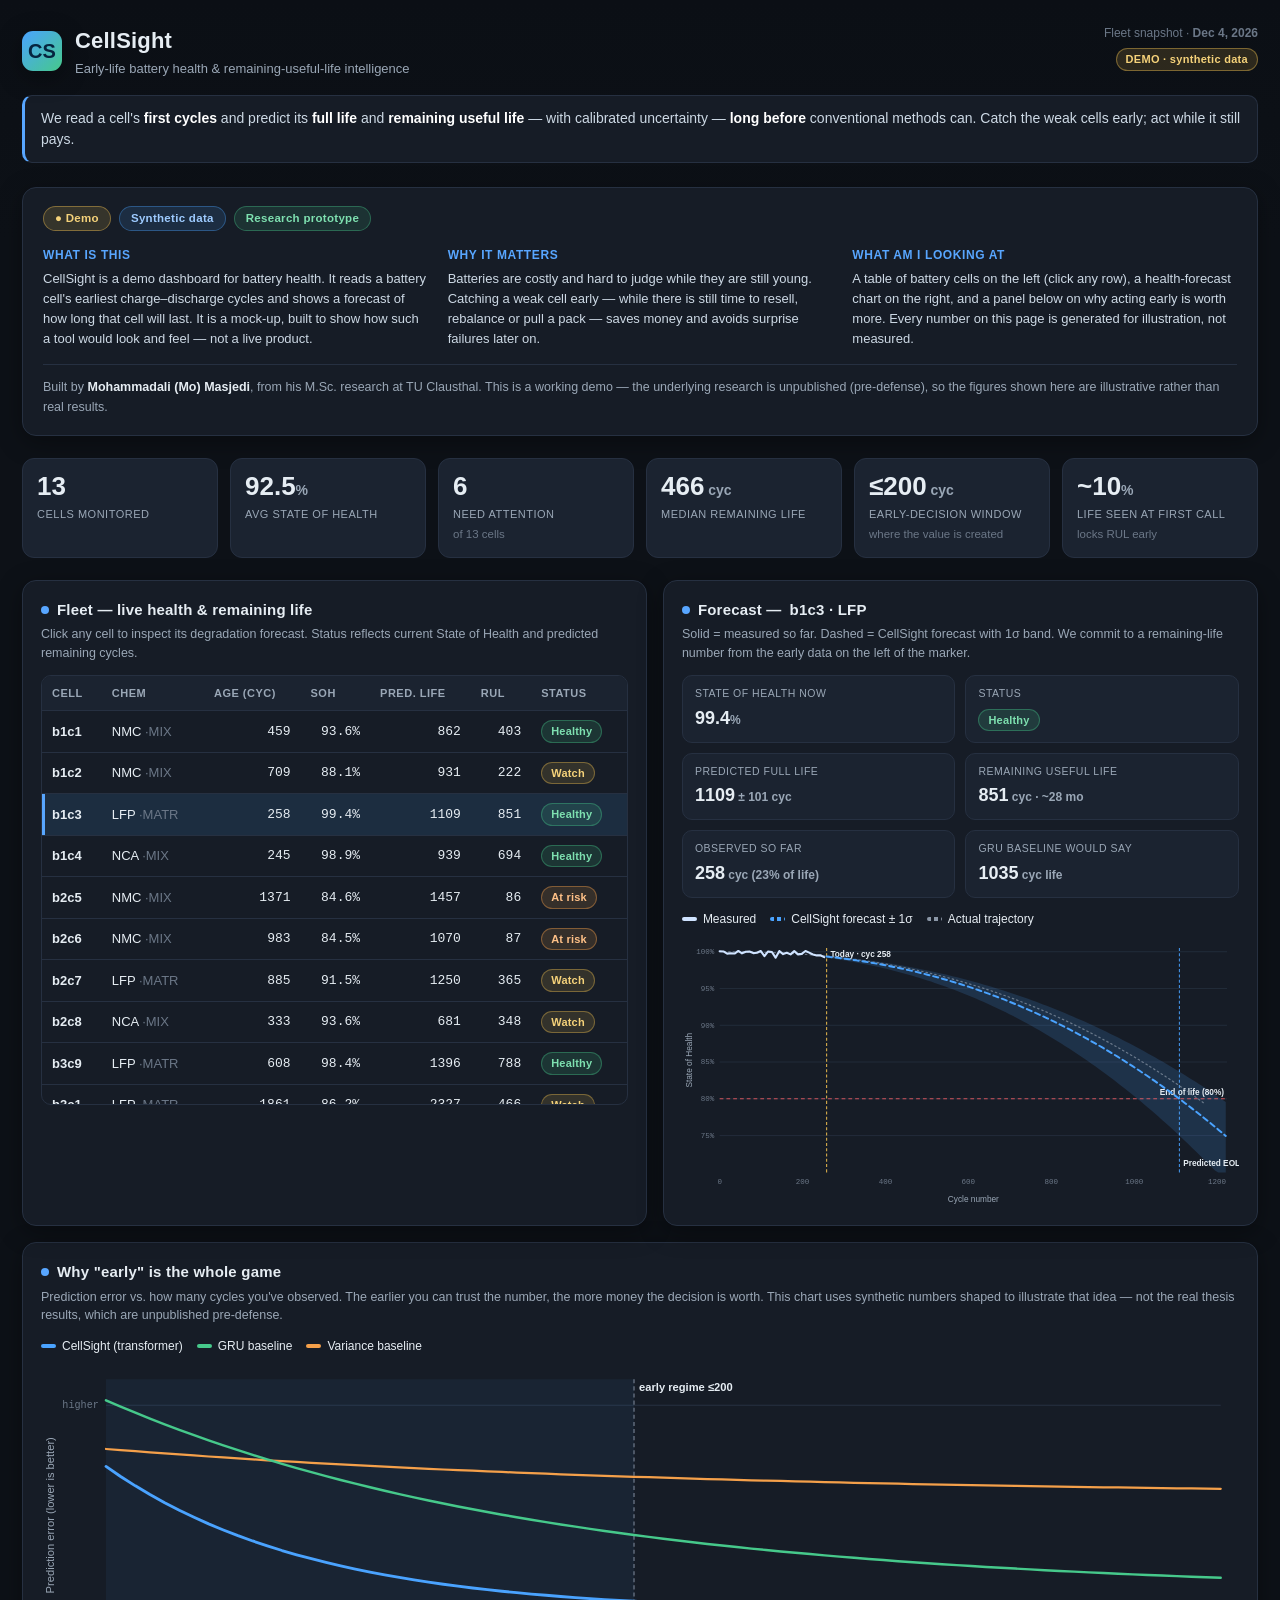
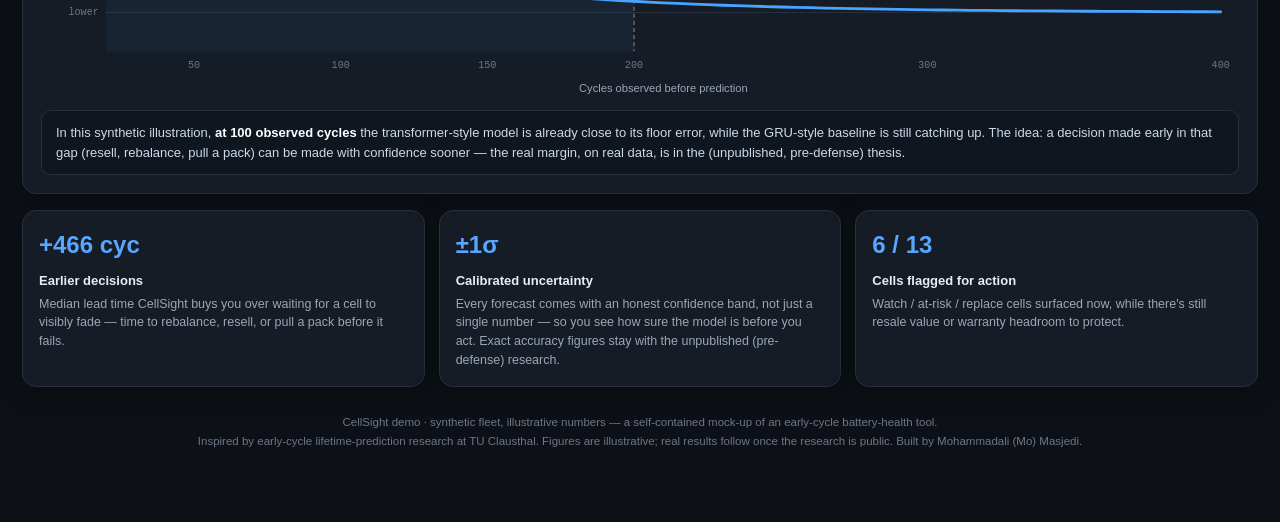
<file: projects/cellsight/index.html>
<!DOCTYPE html>
<html lang="en">
<head>
<meta charset="utf-8">
<meta name="viewport" content="width=device-width, initial-scale=1">
<title>CellSight — Early-Life Battery Health & Remaining-Life Intelligence</title>
<style>
  :root{
    --bg:#0d1117; --bg2:#0f1620; --panel:#161c26; --panel2:#1b2330; --line:#263041;
    --ink:#e6edf3; --muted:#9aa7b6; --dim:#6b7787;
    --acc:#58a6ff;
    --transformer:#4aa3ff; --gru:#46c98b; --baseline:#f5a04a; --true:#8b97a7;
    --good:#46c98b; --warn:#f5c451; --bad:#ef5d63; --eol:#ef5d63;
    --radius:14px; --shadow:0 6px 24px rgba(0,0,0,.35);
    --mono:"SFMono-Regular",Consolas,"Liberation Mono",Menlo,monospace;
    --sans:-apple-system,BlinkMacSystemFont,"Segoe UI",Roboto,Helvetica,Arial,sans-serif;
  }
  *{box-sizing:border-box}
  html,body{margin:0;background:linear-gradient(180deg,#0b0f15,#0d1117 240px);color:var(--ink);font-family:var(--sans);font-size:15px;line-height:1.5}
  .wrap{max-width:1280px;margin:0 auto;padding:0 22px 70px}
  header{padding:24px 0 6px}
  .htop{display:flex;justify-content:space-between;align-items:flex-start;gap:18px;flex-wrap:wrap}
  .brand{display:flex;align-items:center;gap:13px}
  .logo{width:40px;height:40px;border-radius:11px;background:linear-gradient(135deg,#4aa3ff,#46c98b);display:flex;align-items:center;justify-content:center;font-weight:900;font-size:20px;color:#06243f;box-shadow:var(--shadow)}
  h1{font-size:22px;margin:0;letter-spacing:.2px}
  .sub{color:var(--muted);font-size:13px;margin-top:2px}
  .stamp{font-size:12px;color:var(--dim);text-align:right;white-space:nowrap}
  .demo-tag{display:inline-block;margin-top:6px;padding:2px 9px;border-radius:999px;font-size:11px;font-weight:700;letter-spacing:.3px;background:rgba(245,196,81,.14);color:#f5d27a;border:1px solid rgba(245,196,81,.4)}
  .oneliner{margin-top:16px;background:var(--panel);border:1px solid var(--line);border-left:3px solid var(--acc);padding:12px 16px;border-radius:10px;color:#cdd9e5;font-size:14px}
  .oneliner b{color:#fff}
  /* KPIs */
  .kpis{display:grid;grid-template-columns:repeat(6,1fr);gap:12px;margin:22px 0}
  @media(max-width:980px){.kpis{grid-template-columns:repeat(3,1fr)}}
  @media(max-width:560px){.kpis{grid-template-columns:repeat(2,1fr)}}
  .kpi{background:var(--panel2);border:1px solid var(--line);border-radius:12px;padding:14px}
  .kpi .v{font-size:26px;font-weight:800;line-height:1}
  .kpi .v small{font-size:14px;font-weight:700;color:var(--muted)}
  .kpi .l{font-size:11px;color:var(--muted);margin-top:7px;text-transform:uppercase;letter-spacing:.5px}
  .kpi .s{font-size:11.5px;color:var(--dim);margin-top:3px}
  /* layout */
  .grid{display:grid;gap:16px}
  .main{grid-template-columns:1.05fr 1fr}
  @media(max-width:1040px){.main{grid-template-columns:1fr}}
  .card{background:var(--panel);border:1px solid var(--line);border-radius:var(--radius);padding:18px;box-shadow:var(--shadow)}
  .card h2{font-size:15px;margin:0 0 4px;display:flex;align-items:center;gap:8px;letter-spacing:.2px}
  .card h2 .dot{width:8px;height:8px;border-radius:50%;background:var(--acc)}
  .card .desc{color:var(--muted);font-size:12.5px;margin:0 0 12px}
  /* table */
  .twrap{max-height:430px;overflow:auto;border-radius:10px;border:1px solid var(--line)}
  table{width:100%;border-collapse:collapse;font-size:13px}
  th,td{text-align:left;padding:9px 10px;border-bottom:1px solid var(--line);white-space:nowrap}
  th{color:var(--muted);font-size:11px;text-transform:uppercase;letter-spacing:.5px;position:sticky;top:0;background:var(--panel2);z-index:2}
  td.num{text-align:right;font-family:var(--mono)}
  tbody tr{cursor:pointer}
  tbody tr:hover td{background:rgba(255,255,255,.03)}
  tbody tr.sel td{background:rgba(74,163,255,.12)}
  tbody tr.sel td:first-child{box-shadow:inset 3px 0 0 var(--acc)}
  .badge{display:inline-block;padding:2px 9px;border-radius:999px;font-size:11px;font-weight:700;letter-spacing:.2px}
  .b-good{background:rgba(70,201,139,.14);color:#7ee0b0;border:1px solid rgba(70,201,139,.36)}
  .b-watch{background:rgba(245,196,81,.13);color:#f5d27a;border:1px solid rgba(245,196,81,.36)}
  .b-risk{background:rgba(245,160,74,.14);color:#ffc187;border:1px solid rgba(245,160,74,.4)}
  .b-replace{background:rgba(239,93,99,.16);color:#ff8b90;border:1px solid rgba(239,93,99,.42)}
  /* detail */
  .readout{display:grid;grid-template-columns:repeat(2,1fr);gap:10px;margin-bottom:12px}
  .ro{background:var(--panel2);border:1px solid var(--line);border-radius:10px;padding:10px 12px}
  .ro .l{font-size:10.5px;color:var(--muted);text-transform:uppercase;letter-spacing:.5px}
  .ro .v{font-size:18px;font-weight:800;margin-top:3px}
  .ro .v small{font-size:12px;color:var(--muted);font-weight:600}
  /* legend */
  .legend{display:flex;gap:14px;flex-wrap:wrap;margin:2px 0 8px}
  .lg{display:flex;align-items:center;gap:6px;cursor:pointer;font-size:12px;color:var(--muted);user-select:none}
  .lg .sw{width:15px;height:4px;border-radius:2px}
  .lg .sw.dash{background-image:linear-gradient(90deg,currentColor 60%,transparent 0);background-size:7px 100%}
  .lg.off{opacity:.34;text-decoration:line-through}
  svg{width:100%;height:auto;display:block}
  .why{margin-top:16px}
  .callout{margin-top:12px;background:var(--bg2);border:1px solid var(--line);border-radius:10px;padding:12px 14px;color:#cdd9e5;font-size:13px}
  .callout b{color:#fff}
  /* ROI */
  .roi{display:grid;grid-template-columns:repeat(3,1fr);gap:14px;margin-top:16px}
  @media(max-width:860px){.roi{grid-template-columns:1fr}}
  .roi .card{padding:16px}
  .roi .big{font-size:24px;font-weight:800;color:var(--acc)}
  .roi h3{font-size:13px;margin:8px 0 4px}
  .roi p{color:var(--muted);font-size:12.5px;margin:0}
  footer{margin-top:26px;color:var(--dim);font-size:11.5px;text-align:center;line-height:1.7}
  /* Explainer-standard header — plain-language, for non-engineers */
  .explain{background:var(--panel);border:1px solid var(--line);border-radius:var(--radius);padding:18px 20px;margin:18px 0 4px;box-shadow:var(--shadow)}
  .explain__badges{display:flex;gap:8px;flex-wrap:wrap;margin-bottom:15px}
  .explain__badge{display:inline-flex;align-items:center;gap:6px;padding:3px 11px;border-radius:999px;font-size:11.5px;font-weight:700;letter-spacing:.3px}
  .explain__badge--demo{background:rgba(245,196,81,.14);color:#f5d27a;border:1px solid rgba(245,196,81,.4)}
  .explain__badge--synth{background:rgba(74,163,255,.13);color:#9ecbff;border:1px solid rgba(74,163,255,.36)}
  .explain__badge--proto{background:rgba(70,201,139,.13);color:#7ee0b0;border:1px solid rgba(70,201,139,.36)}
  .explain__grid{display:grid;grid-template-columns:repeat(3,1fr);gap:20px}
  @media(max-width:860px){.explain__grid{grid-template-columns:1fr;gap:14px}}
  .explain__b h3{margin:0 0 5px;font-size:12px;text-transform:uppercase;letter-spacing:.6px;color:var(--acc)}
  .explain__b p{margin:0;font-size:13px;color:#cdd9e5;line-height:1.55}
  .explain__who{margin:15px 0 0;padding-top:13px;border-top:1px solid var(--line);font-size:12.5px;color:var(--muted);line-height:1.55}
  .explain__who b{color:var(--ink)}
  .axislabel{fill:var(--muted);font-size:11px;font-family:var(--sans)}
  .ticklabel{fill:var(--dim);font-size:10px;font-family:var(--mono)}
  .gridline{stroke:var(--line);stroke-width:1}
  .annot{fill:var(--ink);font-size:11px;font-family:var(--sans);font-weight:600}
  .annot-bg{fill:#05080d;opacity:.72}

  /* Professional polish: keyboard focus + themed scrollbar + smooth controls */
  :where(a,button,select,input,[tabindex]):focus-visible{ outline:2px solid var(--acc); outline-offset:2px; border-radius:6px; }
  :focus:not(:focus-visible){ outline:none; }
  *{ scrollbar-width:thin; scrollbar-color:#2a3444 transparent; }
  ::-webkit-scrollbar{ width:10px; height:10px; }
  ::-webkit-scrollbar-track{ background:transparent; }
  ::-webkit-scrollbar-thumb{ background:#2a3444; border-radius:20px; border:2px solid var(--bg); }
  ::-webkit-scrollbar-thumb:hover{ background:#384559; }
  button,select,a{ transition:background .2s ease, border-color .2s ease, color .2s ease, transform .1s ease; }
  button:active{ transform:translateY(1px); }
  @media (prefers-reduced-motion: reduce){ *{ transition-duration:.001ms !important; animation-duration:.001ms !important; } }
</style>
</head>
<body>
<div class="wrap">
  <header>
    <div class="htop">
      <div class="brand">
        <div class="logo">CS</div>
        <div>
          <h1>CellSight</h1>
          <div class="sub">Early-life battery health &amp; remaining-useful-life intelligence</div>
        </div>
      </div>
      <div class="stamp">
        Fleet snapshot · <b id="stamp-date">—</b><br>
        <span class="demo-tag">DEMO · synthetic data</span>
      </div>
    </div>
    <div class="oneliner">
      We read a cell's <b>first cycles</b> and predict its <b>full life</b> and <b>remaining useful life</b> — with calibrated uncertainty — <b>long before</b> conventional methods can. Catch the weak cells early; act while it still pays.
    </div>
  </header>

  <section class="explain" aria-label="What is CellSight — in plain language">
    <div class="explain__badges">
      <span class="explain__badge explain__badge--demo">● Demo</span>
      <span class="explain__badge explain__badge--synth">Synthetic data</span>
      <span class="explain__badge explain__badge--proto">Research prototype</span>
    </div>
    <div class="explain__grid">
      <div class="explain__b">
        <h3>What is this</h3>
        <p>CellSight is a demo dashboard for battery health. It reads a battery cell's earliest charge–discharge cycles and shows a forecast of how long that cell will last. It is a mock-up, built to show how such a tool would look and feel — not a live product.</p>
      </div>
      <div class="explain__b">
        <h3>Why it matters</h3>
        <p>Batteries are costly and hard to judge while they are still young. Catching a weak cell early — while there is still time to resell, rebalance or pull a pack — saves money and avoids surprise failures later on.</p>
      </div>
      <div class="explain__b">
        <h3>What am I looking at</h3>
        <p>A table of battery cells on the left (click any row), a health-forecast chart on the right, and a panel below on why acting early is worth more. Every number on this page is generated for illustration, not measured.</p>
      </div>
    </div>
    <p class="explain__who">Built by <b>Mohammadali (Mo) Masjedi</b>, from his M.Sc. research at TU Clausthal. This is a working demo — the underlying research is unpublished (pre-defense), so the figures shown here are illustrative rather than real results.</p>
  </section>

  <div class="kpis" id="kpis"></div>

  <div class="grid main">
    <div class="card">
      <h2><span class="dot"></span>Fleet — live health &amp; remaining life</h2>
      <p class="desc">Click any cell to inspect its degradation forecast. Status reflects current State of Health and predicted remaining cycles.</p>
      <div class="twrap">
        <table>
          <thead>
            <tr>
              <th>Cell</th><th>Chem</th><th class="num">Age (cyc)</th><th class="num">SOH</th>
              <th class="num">Pred. life</th><th class="num">RUL</th><th>Status</th>
            </tr>
          </thead>
          <tbody id="fleet-body"></tbody>
        </table>
      </div>
    </div>

    <div class="card">
      <h2><span class="dot"></span>Forecast — <span id="sel-id">—</span></h2>
      <p class="desc">Solid = measured so far. Dashed = CellSight forecast with 1σ band. We commit to a remaining-life number from the early data on the left of the marker.</p>
      <div class="readout" id="readout"></div>
      <div class="legend" id="fade-legend"></div>
      <div id="fade-chart"></div>
    </div>
  </div>

  <div class="card why">
    <h2><span class="dot"></span>Why "early" is the whole game</h2>
    <p class="desc">Prediction error vs. how many cycles you've observed. The earlier you can trust the number, the more money the decision is worth. This chart uses synthetic numbers shaped to illustrate that idea — not the real thesis results, which are unpublished pre-defense.</p>
    <div class="legend" id="why-legend"></div>
    <div id="why-chart"></div>
    <div class="callout" id="why-callout"></div>
  </div>

  <div class="roi">
    <div class="card">
      <div class="big" id="roi-early">—</div>
      <h3>Earlier decisions</h3>
      <p>Median lead time CellSight buys you over waiting for a cell to visibly fade — time to rebalance, resell, or pull a pack before it fails.</p>
    </div>
    <div class="card">
      <div class="big" id="roi-acc">—</div>
      <h3>Calibrated uncertainty</h3>
      <p>Every forecast comes with an honest confidence band, not just a single number — so you see how sure the model is before you act. Exact accuracy figures stay with the unpublished (pre-defense) research.</p>
    </div>
    <div class="card">
      <div class="big" id="roi-risk">—</div>
      <h3>Cells flagged for action</h3>
      <p>Watch / at-risk / replace cells surfaced now, while there's still resale value or warranty headroom to protect.</p>
    </div>
  </div>

  <footer>
    CellSight demo · synthetic fleet, illustrative numbers — a self-contained mock-up of an early-cycle battery-health tool.<br>
    Inspired by early-cycle lifetime-prediction research at TU Clausthal. Figures are illustrative; real results follow once the research is public. Built by Mohammadali (Mo) Masjedi.
  </footer>
</div>

<script>
"use strict";
/* ---------- seeded RNG (stable fleet every load) ---------- */
function mulberry32(a){return function(){a|=0;a=a+0x6D2B79F5|0;var t=Math.imul(a^a>>>15,1|a);t=t+Math.imul(t^t>>>7,61|t)^t;return ((t^t>>>14)>>>0)/4294967296;};}
function gauss(rng){var u=0,v=0;while(u===0)u=rng();while(v===0)v=rng();return Math.sqrt(-2*Math.log(u))*Math.cos(2*Math.PI*v);}
function clamp(x,a,b){return Math.max(a,Math.min(b,x));}

/* ---------- degradation model: SOH(n) = 1 - 0.2*(n/life)^p, EOL@0.8 ---------- */
function soh(n, life, p){return 1 - 0.2*Math.pow(Math.max(n,0)/life, p);}

/* ---------- build synthetic fleet ---------- */
var EOL = 0.80;                 // end-of-life threshold (80% SOH)
var rng = mulberry32(20260605); // fixed seed
var CHEMS = [
  {tag:"LFP", set:"MATR", lo:550,  hi:2300},
  {tag:"NMC", set:"MIX",  lo:700,  hi:1600},
  {tag:"NCA", set:"MIX",  lo:500,  hi:1200}
];
var fleet = [];
var N = 13;
for(var i=0;i<N;i++){
  var ch = CHEMS[Math.floor(rng()*CHEMS.length)];
  var trueLife = Math.round(ch.lo + rng()*(ch.hi-ch.lo));
  var p = 1.7 + rng()*1.4;                                  // knee shape
  // current age: a spread from early to near-EOL so the fleet has variety
  var ageFrac = 0.07 + rng()*0.85;
  var age = Math.max(40, Math.round(trueLife*ageFrac));
  // model predictions (transformer tight, gru loose), clamped sensibly
  var predT = clamp(trueLife*(1+gauss(rng)*0.06), trueLife*0.7, trueLife*1.4);
  var predG = clamp(trueLife*(1+gauss(rng)*0.16), trueLife*0.55, trueLife*1.6);
  predT = Math.round(predT); predG = Math.round(predG);
  var bandFrac = 0.10*(1 - 0.55*Math.min(age/trueLife,1));   // tighter with more data
  var band = Math.round(trueLife*bandFrac);
  var sohNow = clamp(soh(age, trueLife, p), 0.6, 1.0);
  var rulT = Math.max(0, predT - age);
  // status
  var status;
  if(sohNow<=EOL) status="replace";
  else if(rulT<150 || sohNow<0.85) status="risk";
  else if(rulT<400 || sohNow<0.90) status="watch";
  else status="good";
  fleet.push({
    id:"b"+(1+Math.floor(i/4))+"c"+(i%9+1), chem:ch.tag, set:ch.set,
    trueLife:trueLife, p:p, age:age, predT:predT, predG:predG, band:band,
    sohNow:sohNow, rulT:rulT, status:status, seed:1000+i*37
  });
}

/* ---------- "why early" error curves (mirror error-vs-length result) ---------- */
function errT(c){return 6 + 30*Math.exp(-c/70);}    // transformer: drops fast
function errG(c){return 9 + 34*Math.exp(-c/150);}   // gru: drops slower
function errB(c){return 24 + 8*Math.exp(-c/200);}   // variance baseline: high
/* Curves below are a SCHEMATIC illustration only — no axis reads out a real
   error value. Exact margins live in the unpublished (pre-defense) research. */

/* ---------- SVG line-chart helper (one function, both charts) ---------- */
function lineChart(o){
  var W=o.width,H=o.height,P=o.pad;
  var x0=o.xDomain[0],x1=o.xDomain[1],y0=o.yDomain[0],y1=o.yDomain[1];
  var L=P.l,R=W-P.r,T=P.t,B=H-P.b;
  function sx(v){return L+(v-x0)/(x1-x0)*(R-L);}
  function sy(v){return B-(v-y0)/(y1-y0)*(B-T);}
  function path(pts){var d="";for(var i=0;i<pts.length;i++){d+=(i?"L":"M")+sx(pts[i][0]).toFixed(1)+" "+sy(pts[i][1]).toFixed(1)+" ";}return d;}
  var s='<svg viewBox="0 0 '+W+' '+H+'" preserveAspectRatio="xMidYMid meet" role="img">';
  // y gridlines + ticks
  (o.yTicks||[]).forEach(function(t){
    var yy=sy(t.v).toFixed(1);
    s+='<line class="gridline" x1="'+L+'" y1="'+yy+'" x2="'+R+'" y2="'+yy+'"/>';
    s+='<text class="ticklabel" x="'+(L-7)+'" y="'+(parseFloat(yy)+3)+'" text-anchor="end">'+t.t+'</text>';
  });
  // x ticks
  (o.xTicks||[]).forEach(function(t){
    var xx=sx(t.v).toFixed(1);
    s+='<text class="ticklabel" x="'+xx+'" y="'+(B+16)+'" text-anchor="middle">'+t.t+'</text>';
  });
  // shaded x-region (early regime)
  (o.xbands||[]).forEach(function(b){
    s+='<rect x="'+sx(b.from)+'" y="'+T+'" width="'+(sx(b.to)-sx(b.from))+'" height="'+(B-T)+'" fill="'+b.color+'"/>';
  });
  // confidence bands
  (o.bands||[]).forEach(function(b){
    var up=b.upper.map(function(pt){return sx(pt[0]).toFixed(1)+" "+sy(pt[1]).toFixed(1);});
    var lo=b.lower.map(function(pt){return sx(pt[0]).toFixed(1)+" "+sy(pt[1]).toFixed(1);}).reverse();
    s+='<polygon points="'+up.concat(lo).join(" ")+'" fill="'+b.color+'" opacity="0.16"/>';
  });
  // horizontal reference lines
  (o.hlines||[]).forEach(function(h){
    var yy=sy(h.y).toFixed(1);
    s+='<line x1="'+L+'" y1="'+yy+'" x2="'+R+'" y2="'+yy+'" stroke="'+h.color+'" stroke-width="1.4" stroke-dasharray="5 4" opacity="0.85"/>';
    if(h.label) s+='<text class="annot" x="'+(R-4)+'" y="'+(parseFloat(yy)-5)+'" text-anchor="end" fill="'+h.color+'">'+h.label+'</text>';
  });
  // vertical markers
  (o.vlines||[]).forEach(function(vl){
    var xx=sx(vl.x).toFixed(1);
    s+='<line x1="'+xx+'" y1="'+T+'" x2="'+xx+'" y2="'+B+'" stroke="'+vl.color+'" stroke-width="1.4" stroke-dasharray="'+(vl.dash||"4 3")+'" opacity="0.9"/>';
    if(vl.label){
      var ty=(vl.top?T+12:B-8);
      s+='<text class="annot" x="'+(parseFloat(xx)+5)+'" y="'+ty+'" fill="'+vl.color+'">'+vl.label+'</text>';
    }
  });
  // series
  (o.series||[]).forEach(function(se){
    if(se.hidden) return;
    s+='<path d="'+path(se.points)+'" fill="none" stroke="'+se.color+'" stroke-width="'+(se.width||2.4)+'" '+(se.dash?'stroke-dasharray="'+se.dash+'" ':'')+(se.opacity?'opacity="'+se.opacity+'" ':'')+'stroke-linejoin="round" stroke-linecap="round"/>';
  });
  // axis titles
  if(o.xLabel) s+='<text class="axislabel" x="'+((L+R)/2)+'" y="'+(H-6)+'" text-anchor="middle">'+o.xLabel+'</text>';
  if(o.yLabel) s+='<text class="axislabel" transform="translate(13,'+((T+B)/2)+') rotate(-90)" text-anchor="middle">'+o.yLabel+'</text>';
  s+='</svg>';
  return s;
}

/* ---------- state ---------- */
var selId = null;
var fadeVis = {observed:true, forecast:true, truth:true};
var whyVis = {transformer:true, gru:true, baseline:true};

/* ---------- KPIs ---------- */
function renderKPIs(){
  var avgSoh = fleet.reduce(function(a,c){return a+c.sohNow;},0)/fleet.length;
  var attn = fleet.filter(function(c){return c.status!=="good";}).length;
  var ruls = fleet.map(function(c){return c.rulT;}).sort(function(a,b){return a-b;});
  var medRul = ruls[Math.floor(ruls.length/2)];
  var k=[
    {v:fleet.length, l:"Cells monitored"},
    {v:(avgSoh*100).toFixed(1)+"<small>%</small>", l:"Avg State of Health"},
    {v:attn, l:"Need attention", s:"of "+fleet.length+" cells"},
    {v:medRul+"<small> cyc</small>", l:"Median remaining life"},
    {v:"≤200<small> cyc</small>", l:"Early-decision window", s:"where the value is created"},
    {v:"~10<small>%</small>", l:"Life seen at first call", s:"locks RUL early"}
  ];
  document.getElementById("kpis").innerHTML = k.map(function(x){
    return '<div class="kpi"><div class="v">'+x.v+'</div><div class="l">'+x.l+'</div>'+(x.s?'<div class="s">'+x.s+'</div>':'')+'</div>';
  }).join("");
  document.getElementById("roi-early").textContent = "+"+medRul+" cyc";
  document.getElementById("roi-acc").textContent = "±1σ";
  document.getElementById("roi-risk").textContent = attn+" / "+fleet.length;
}

/* ---------- fleet table ---------- */
var STATUS={good:["Healthy","b-good"],watch:["Watch","b-watch"],risk:["At risk","b-risk"],replace:["Replace","b-replace"]};
function renderFleet(){
  document.getElementById("fleet-body").innerHTML = fleet.map(function(c){
    var st=STATUS[c.status];
    return '<tr data-id="'+c.id+'"'+(c.id===selId?' class="sel"':'')+'>'+
      '<td><b>'+c.id+'</b></td>'+
      '<td>'+c.chem+' <span style="color:var(--dim)">·'+c.set+'</span></td>'+
      '<td class="num">'+c.age+'</td>'+
      '<td class="num">'+(c.sohNow*100).toFixed(1)+'%</td>'+
      '<td class="num">'+c.predT+'</td>'+
      '<td class="num">'+c.rulT+'</td>'+
      '<td><span class="badge '+st[1]+'">'+st[0]+'</span></td>'+
    '</tr>';
  }).join("");
  Array.prototype.forEach.call(document.querySelectorAll("#fleet-body tr"),function(tr){
    tr.addEventListener("click",function(){ selId=tr.getAttribute("data-id"); renderFleet(); renderDetail(); });
  });
}

/* ---------- detail / forecast ---------- */
function buildFade(c){
  var rng2=mulberry32(c.seed);
  var maxX=Math.ceil(Math.max(c.trueLife,c.predT)*1.06);
  var step=Math.max(4,Math.round(maxX/130));
  var observed=[],truth=[],fc=[],bandU=[],bandL=[];
  for(var n=0;n<=c.age;n+=step){ observed.push([n, clamp(soh(n,c.trueLife,c.p)+gauss(rng2)*0.0025,0.7,1.001)]); }
  for(var n2=0;n2<=c.trueLife*1.02 && n2<=maxX;n2+=step){ truth.push([n2, Math.max(0.7,soh(n2,c.trueLife,c.p))]); }
  var lifeHi=c.predT+c.band, lifeLo=Math.max(c.age+20,c.predT-c.band);
  for(var n3=c.age;n3<=maxX;n3+=step){
    fc.push([n3, Math.max(0.7,soh(n3,c.predT,c.p))]);
    bandU.push([n3, Math.max(0.7,soh(n3,lifeHi,c.p))]);
    bandL.push([n3, Math.max(0.7,soh(n3,lifeLo,c.p))]);
  }
  return {observed:observed,truth:truth,fc:fc,bandU:bandU,bandL:bandL,maxX:maxX};
}
function renderDetail(){
  var c=fleet.filter(function(x){return x.id===selId;})[0];
  if(!c) return;
  document.getElementById("sel-id").textContent=c.id+" · "+c.chem;
  var st=STATUS[c.status];
  var months=Math.round(c.rulT/30); // assume ~1 cycle/day
  var ro=[
    {l:"State of Health now",v:(c.sohNow*100).toFixed(1)+'<small>%</small>'},
    {l:"Status",v:'<span class="badge '+st[1]+'">'+st[0]+'</span>'},
    {l:"Predicted full life",v:c.predT+'<small> ± '+c.band+' cyc</small>'},
    {l:"Remaining useful life",v:c.rulT+'<small> cyc · ~'+months+' mo</small>'},
    {l:"Observed so far",v:c.age+'<small> cyc ('+Math.round(c.age/c.predT*100)+'% of life)</small>'},
    {l:"GRU baseline would say",v:c.predG+'<small> cyc life</small>'}
  ];
  document.getElementById("readout").innerHTML=ro.map(function(x){
    return '<div class="ro"><div class="l">'+x.l+'</div><div class="v">'+x.v+'</div></div>';
  }).join("");

  var d=buildFade(c);
  var ticks=[]; for(var t=0;t<=d.maxX;t+=Math.max(200,Math.round(d.maxX/6/100)*100)){ticks.push({v:t,t:t});}
  var svg=lineChart({
    width:740,height:360,pad:{l:50,r:16,t:16,b:46},
    xDomain:[0,d.maxX], yDomain:[0.70,1.005],
    xLabel:"Cycle number", yLabel:"State of Health",
    yTicks:[{v:1.0,t:"100%"},{v:0.95,t:"95%"},{v:0.90,t:"90%"},{v:0.85,t:"85%"},{v:0.80,t:"80%"},{v:0.75,t:"75%"}],
    xTicks:ticks,
    hlines:[{y:EOL,color:"#ef5d63",label:"End of life (80%)"}],
    vlines:[
      {x:c.age,color:"#f5c451",label:"Today · cyc "+c.age,top:true},
      {x:c.predT,color:"#4aa3ff",label:"Predicted EOL"}
    ],
    bands: fadeVis.forecast ? [{upper:d.bandU,lower:d.bandL,color:"#4aa3ff"}] : [],
    series:[
      {points:d.truth,color:"#8b97a7",width:1.6,dash:"2 4",opacity:0.7,hidden:!fadeVis.truth},
      {points:d.fc,color:"#4aa3ff",width:2.6,dash:"7 5",hidden:!fadeVis.forecast},
      {points:d.observed,color:"#cfe3ff",width:2.8,hidden:!fadeVis.observed}
    ]
  });
  document.getElementById("fade-chart").innerHTML=svg;
}

/* ---------- why-early chart ---------- */
function renderWhy(){
  var T=[],G=[],Bs=[];
  for(var c=20;c<=400;c+=5){T.push([c,errT(c)]);G.push([c,errG(c)]);Bs.push([c,errB(c)]);}
  var svg=lineChart({
    width:1180,height:330,pad:{l:64,r:18,t:16,b:46},
    xDomain:[20,400], yDomain:[0,42],
    xLabel:"Cycles observed before prediction", yLabel:"Prediction error (lower is better)",
    yTicks:[{v:6,t:"lower"},{v:38,t:"higher"}],
    xTicks:[{v:50,t:"50"},{v:100,t:"100"},{v:150,t:"150"},{v:200,t:"200"},{v:300,t:"300"},{v:400,t:"400"}],
    xbands:[{from:20,to:200,color:"rgba(74,163,255,0.06)"}],
    vlines:[{x:200,color:"#6b7787",label:"early regime ≤200",top:true}],
    series:[
      {points:Bs,color:"#f5a04a",width:2.2,hidden:!whyVis.baseline},
      {points:G,color:"#46c98b",width:2.4,hidden:!whyVis.gru},
      {points:T,color:"#4aa3ff",width:2.8,hidden:!whyVis.transformer}
    ]
  });
  document.getElementById("why-chart").innerHTML=svg;
  var at100T=Math.round(errT(100)), at100G=Math.round(errG(100));
  // cycles where GRU first reaches transformer's 100-cycle error
  var match=100; for(var k=100;k<=400;k+=2){ if(errG(k)<=errT(100)){match=k;break;} match=k; }
  document.getElementById("why-callout").innerHTML=
    'In this synthetic illustration, <b>at 100 observed cycles</b> the transformer-style model is already close to its floor error, while the GRU-style baseline is still catching up. '+
    'The idea: a decision made early in that gap (resell, rebalance, pull a pack) can be made with confidence sooner — the real margin, on real data, is in the (unpublished, pre-defense) thesis.';
}

/* ---------- legends ---------- */
function buildLegend(elId, items, visObj, rerender){
  var el=document.getElementById(elId);
  el.innerHTML=items.map(function(it){
    return '<span class="lg'+(visObj[it.key]?'':' off')+'" data-key="'+it.key+'" style="color:'+it.color+'">'+
      '<span class="sw'+(it.dash?' dash':'')+'" style="background:'+(it.dash?'':it.color)+';color:'+it.color+'"></span>'+
      '<span style="color:var(--ink)">'+it.label+'</span></span>';
  }).join("");
  Array.prototype.forEach.call(el.querySelectorAll(".lg"),function(s){
    s.addEventListener("click",function(){var k=s.getAttribute("data-key");visObj[k]=!visObj[k];rerender();buildLegendRefresh(el,visObj);});
  });
}
function buildLegendRefresh(el,visObj){
  Array.prototype.forEach.call(el.querySelectorAll(".lg"),function(s){
    var k=s.getAttribute("data-key"); s.classList.toggle("off",!visObj[k]);
  });
}

/* ---------- init ---------- */
function fmtDate(){var d=new Date();return d.toLocaleDateString(undefined,{year:"numeric",month:"short",day:"numeric"});}
document.getElementById("stamp-date").textContent=fmtDate();
renderKPIs();
renderFleet();
// pick a healthy-but-young cell to lead with the "early" story; fallback to first
selId=(fleet.filter(function(c){return c.status==="good" && c.age/c.predT<0.25;})[0]||fleet[0]).id;
renderFleet();
renderDetail();
renderWhy();
buildLegend("fade-legend",[
  {key:"observed",label:"Measured",color:"#cfe3ff"},
  {key:"forecast",label:"CellSight forecast ± 1σ",color:"var(--transformer)",dash:true},
  {key:"truth",label:"Actual trajectory",color:"var(--true)",dash:true}
],fadeVis,renderDetail);
buildLegend("why-legend",[
  {key:"transformer",label:"CellSight (transformer)",color:"var(--transformer)"},
  {key:"gru",label:"GRU baseline",color:"var(--gru)"},
  {key:"baseline",label:"Variance baseline",color:"var(--baseline)"}
],whyVis,renderWhy);
</script>
</body>
</html>
</file>
